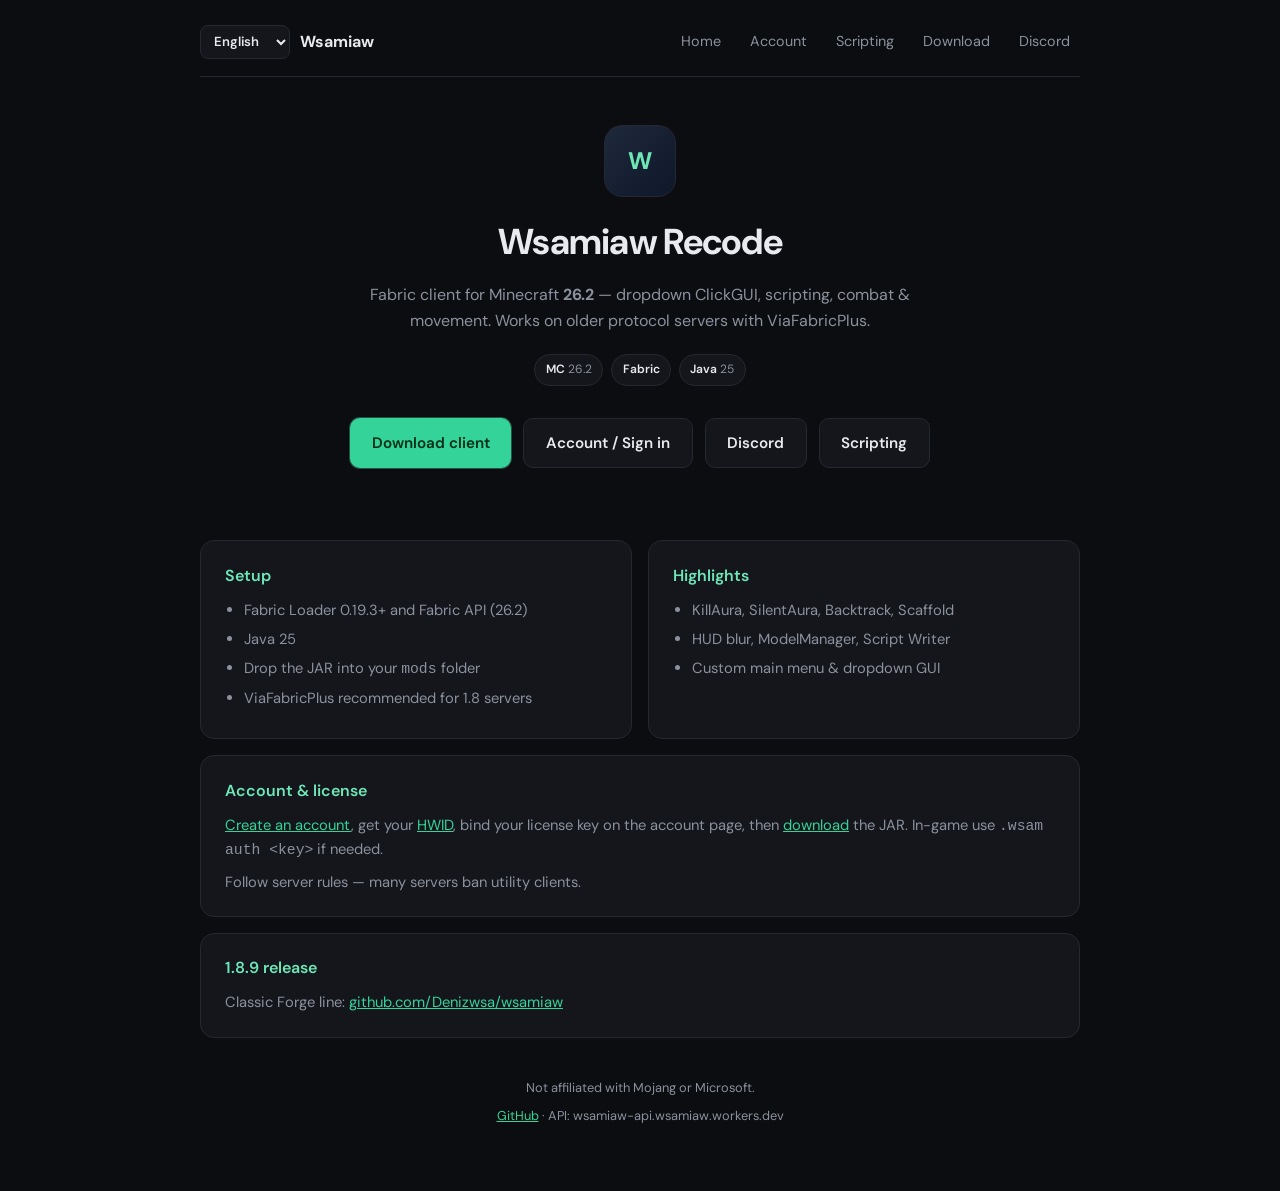
<file: index.html>
<!DOCTYPE html>
<html lang="en">
<head>
  <meta charset="utf-8"/>
  <meta name="viewport" content="width=device-width, initial-scale=1"/>
  <meta name="description" content="" data-i18n="meta_description"/>
  <title>Wsamiaw Recode</title>
  <link rel="preconnect" href="https://fonts.googleapis.com"/>
  <link rel="preconnect" href="https://fonts.gstatic.com" crossorigin/>
  <link href="https://fonts.googleapis.com/css2?family=DM+Sans:ital,opsz,wght@0,9..40,400;0,9..40,500;0,9..40,600;0,9..40,700&display=swap" rel="stylesheet"/>
  <link rel="stylesheet" href="site.css"/>
  <script src="site-config.js"></script>
  <script src="i18n.js" defer></script>
</head>
<body data-page-title-key="page_title_home">
  <div class="wrap">
    <nav class="nav">
      <div class="nav-left">
        <select id="lang-select" class="lang-select" aria-label="Language">
          <option value="en">English</option>
          <option value="tr">Türkçe</option>
          <option value="es">Español</option>
          <option value="zh">中文</option>
        </select>
        <a class="nav-brand" href="index.html">Wsamiaw</a>
      </div>
      <div class="nav-links">
        <a href="index.html" data-i18n="nav_home">Home</a>
        <a href="account.html" data-i18n="nav_account">Account</a>
        <a href="scripting.html" data-i18n="nav_scripting">Scripting</a>
        <a href="download.html" data-i18n="nav_download">Download</a>
        <a id="nav-discord" href="#" rel="noopener">Discord</a>
      </div>
    </nav>

    <header class="hero">
      <div class="logo" aria-hidden="true">W</div>
      <h1>Wsamiaw Recode</h1>
      <p class="tagline" data-i18n-html="hero_tagline"></p>
      <div class="badges">
        <span class="badge"><strong>MC</strong> 26.2</span>
        <span class="badge"><strong>Fabric</strong></span>
        <span class="badge"><strong>Java</strong> 25</span>
      </div>
      <div class="actions">
        <a class="btn btn-primary" href="download.html" data-i18n="btn_download_client">
          Download (GitHub Releases)
        </a>
        <a class="btn btn-secondary" href="account.html" data-i18n="btn_account_login">Account / Sign in</a>
        <a class="btn btn-secondary" id="hero-discord" href="#" rel="noopener">Discord</a>
        <a class="btn btn-secondary" href="scripting.html" data-i18n="btn_scripting">Scripting</a>
      </div>
    </header>

    <div class="grid grid-2">
      <section class="panel">
        <h2 data-i18n="section_setup">Setup</h2>
        <ul>
          <li data-i18n="setup_1"></li>
          <li data-i18n="setup_2"></li>
          <li data-i18n-html="setup_3"></li>
          <li data-i18n="setup_4"></li>
        </ul>
      </section>
      <section class="panel">
        <h2 data-i18n="section_features">Highlights</h2>
        <ul>
          <li data-i18n="feat_1"></li>
          <li data-i18n="feat_2"></li>
          <li data-i18n="feat_3"></li>
        </ul>
      </section>
    </div>

    <section class="panel">
      <h2 data-i18n="section_account_license">Account & license</h2>
      <p data-i18n-html="account_license_p"></p>
      <p class="note" data-i18n="note_rules"></p>
    </section>

    <section class="panel">
      <h2 data-i18n="section_legacy">1.8.9 release</h2>
      <p data-i18n-html="legacy_p"></p>
    </section>

    <footer class="site-footer">
      <p data-i18n="footer_disclaimer"></p>
      <p style="margin-top:0.5rem">
        <a href="https://github.com/Denizwsa/wsamiaw-recode">GitHub</a>
        · API: wsamiaw-api.wsamiaw.workers.dev
      </p>
    </footer>
  </div>
  <script>
    document.getElementById("nav-discord").href = WSAMIAW_DISCORD;
    document.getElementById("hero-discord").href = WSAMIAW_DISCORD;
  </script>
</body>
</html>
</file>
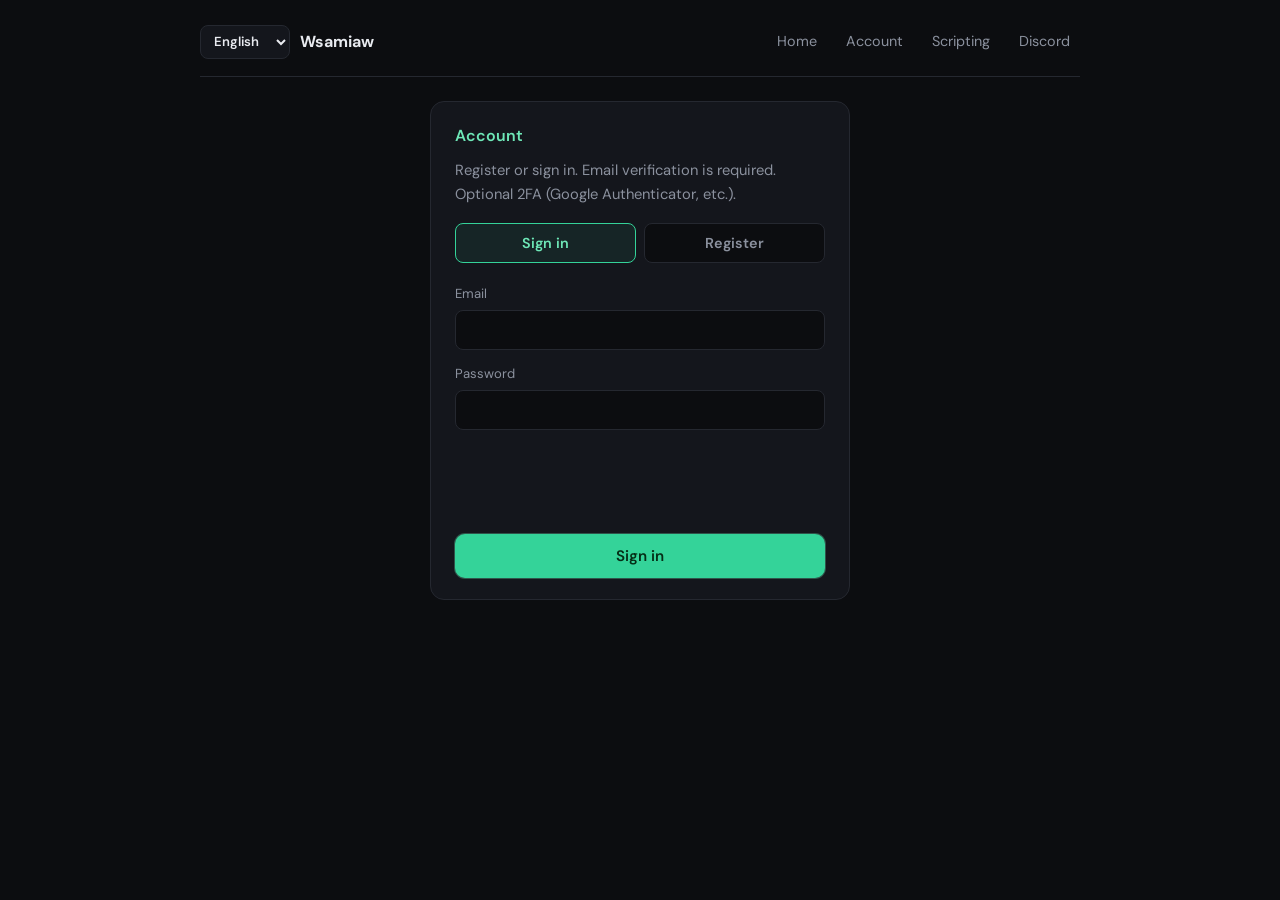
<file: account.html>
<!DOCTYPE html>
<html lang="en">
<head>
  <meta charset="utf-8"/>
  <meta name="viewport" content="width=device-width, initial-scale=1"/>
  <title>Account — Wsamiaw</title>
  <link rel="preconnect" href="https://fonts.googleapis.com"/>
  <link rel="preconnect" href="https://fonts.gstatic.com" crossorigin/>
  <link href="https://fonts.googleapis.com/css2?family=DM+Sans:ital,opsz,wght@0,9..40,400;0,9..40,600;0,9..40,700&display=swap" rel="stylesheet"/>
  <link rel="stylesheet" href="site.css"/>
  <script src="site-config.js"></script>
  <script src="i18n.js" defer></script>
  <script src="https://challenges.cloudflare.com/turnstile/v0/api.js?onload=wsamiawTurnstileOnLoad" async defer></script>
  <script src="turnstile.js" defer></script>
</head>
<body data-page-title-key="page_title_account">
  <div class="wrap">
    <nav class="nav">
      <div class="nav-left">
        <select id="lang-select" class="lang-select" aria-label="Language">
          <option value="en">English</option>
          <option value="tr">Türkçe</option>
          <option value="es">Español</option>
          <option value="zh">中文</option>
        </select>
        <a class="nav-brand" href="index.html">Wsamiaw</a>
      </div>
      <div class="nav-links">
        <a href="index.html" data-i18n="nav_home">Home</a>
        <a href="account.html" data-i18n="nav_account">Account</a>
        <a href="scripting.html" data-i18n="nav_scripting">Scripting</a>
        <a id="nav-discord" href="#" rel="noopener">Discord</a>
      </div>
    </nav>

    <div id="verify-banner" class="msg" hidden style="margin-bottom:1rem"></div>

    <div id="guest" class="account-box">
      <section class="panel">
        <h2 data-i18n="account_heading">Account</h2>
        <p style="margin-bottom:1rem" data-i18n="account_intro"></p>
        <div class="tabs">
          <button type="button" class="tab active" data-tab="login" data-i18n="tab_login">Sign in</button>
          <button type="button" class="tab" data-tab="register" data-i18n="tab_register">Register</button>
        </div>
        <form id="form-login" class="form active">
          <label><span data-i18n="label_email">Email</span>
            <input type="email" name="email" required autocomplete="email"/>
          </label>
          <label><span data-i18n="label_password">Password</span>
            <input type="password" name="password" required autocomplete="current-password"/>
          </label>
          <div id="turnstile-login" class="turnstile-wrap"></div>
          <button type="submit" class="btn btn-primary" style="width:100%" data-i18n="btn_login">Sign in</button>
        </form>
        <form id="form-2fa" class="form" hidden>
          <h3 style="font-size:1rem;margin-bottom:0.5rem" data-i18n="twofa_login_heading">Two-factor authentication</h3>
          <p data-i18n="twofa_prompt"></p>
          <label><span data-i18n="label_code">Code</span>
            <input type="text" name="code" inputmode="numeric" pattern="[0-9]*" maxlength="8" autocomplete="one-time-code"/>
          </label>
          <button type="submit" class="btn btn-primary" style="width:100%" data-i18n="btn_verify">Verify</button>
        </form>
        <form id="form-register" class="form">
          <label><span data-i18n="label_email">Email</span>
            <input type="email" name="email" required autocomplete="email"/>
          </label>
          <label><span data-i18n="label_password_min">Password (min. 8 characters)</span>
            <input type="password" name="password" required minlength="8" autocomplete="new-password"/>
          </label>
          <div id="turnstile-register" class="turnstile-wrap"></div>
          <button type="submit" class="btn btn-primary register-submit" style="width:100%" data-i18n="btn_register">Register</button>
        </form>
        <div id="register-wait" class="register-wait" hidden>
          <p>Check your email and click the verification link within <strong>2 minutes</strong>.</p>
          <p class="note">Stay on this page — you will be signed in automatically once verified.</p>
          <p class="note">If nothing arrives, check <strong>Spam</strong> / <strong>All mail</strong> (Proton may delay 1–2 min).</p>
          <p id="register-countdown" class="register-countdown"></p>
        </div>
        <form id="form-resend" class="form" style="margin-top:0.75rem">
          <p class="note" data-i18n="resend_note"></p>
          <label><span data-i18n="label_email">Email</span>
            <input type="email" name="email" autocomplete="email"/>
          </label>
          <button type="submit" class="btn btn-ghost" style="width:100%" data-i18n="btn_resend">Resend verification email</button>
        </form>
        <div id="form-msg"></div>
      </section>
    </div>

    <div id="user" class="account-box" hidden>
      <section class="panel">
        <h2 data-i18n="welcome">Welcome</h2>
        <p id="user-email" style="margin-bottom:0.5rem"></p>
        <p id="user-verified" class="note" style="margin-bottom:1rem"></p>

        <div id="twofa-nudge" class="twofa-nudge" hidden>
          <p class="twofa-nudge-title" data-i18n="twofa_nudge_title">Enable two-factor authentication</p>
          <p class="note" data-i18n="twofa_nudge_body">For your security, please turn on 2FA on your account.</p>
          <button type="button" id="twofa-nudge-btn" class="btn btn-secondary" data-i18n="btn_setup_2fa">Set up 2FA</button>
        </div>

        <div id="panel-2fa" style="margin-bottom:1.25rem;padding-top:0.5rem;border-top:1px solid var(--border, #333)">
          <h3 style="font-size:1rem;margin-bottom:0.5rem" data-i18n="twofa_heading"></h3>
          <p id="2fa-status" class="note"></p>
          <button type="button" id="btn-2fa-start" class="btn btn-secondary" hidden data-i18n="btn_setup_2fa">Set up 2FA</button>
          <div id="2fa-setup" hidden>
            <p class="note" id="2fa-setup-intro">Scan the QR code with Google Authenticator, Authy, etc.</p>
            <img id="2fa-qr-img" class="twofa-qr" width="200" height="200" alt="2FA QR code" hidden/>
            <p class="note">Or enter this key manually:</p>
            <p class="license-key" id="2fa-secret"></p>
            <p class="note"><a id="2fa-otpauth" href="#" target="_blank" rel="noopener" data-i18n="twofa_otpauth">Open in authenticator</a></p>
            <form id="form-2fa-enable" style="margin-top:0.75rem;display:flex;flex-direction:column;gap:0.75rem">
              <label><span data-i18n="label_first_code">First code</span>
                <input type="text" name="code" inputmode="numeric" maxlength="8" autocomplete="one-time-code"/>
              </label>
              <button type="submit" class="btn btn-secondary" data-i18n="btn_enable_2fa">Enable 2FA</button>
            </form>
          </div>
          <form id="form-2fa-disable" hidden style="margin-top:0.75rem;display:flex;flex-direction:column;gap:0.75rem">
            <label><span data-i18n="label_disable_code">Code to disable</span>
              <input type="text" name="code" inputmode="numeric" maxlength="8"/>
            </label>
            <button type="submit" class="btn btn-ghost" data-i18n="btn_disable_2fa">Disable 2FA</button>
          </form>
          <div id="2fa-msg"></div>
        </div>

        <div id="panel-license" style="margin-bottom:1.25rem;padding-top:0.5rem;border-top:1px solid var(--border, #333)">
          <h3 style="font-size:1rem;margin-bottom:0.5rem" data-i18n="license_heading">License & download</h3>
          <p id="license-status" class="note"></p>
          <p class="note"><a href="hwid.html" data-i18n="hwid_link">How to get your HWID</a></p>
          <form id="form-activate" style="margin-top:0.75rem;display:flex;flex-direction:column;gap:0.75rem">
            <label><span data-i18n="label_license_key">License key</span>
              <input type="text" name="key" placeholder="WSAM-...." autocomplete="off" required/>
            </label>
            <label><span data-i18n="label_hwid">HWID (32 characters)</span>
              <input type="text" name="hwid" pattern="[a-fA-F0-9]{32}" maxlength="32" autocomplete="off" required/>
            </label>
            <button type="submit" class="btn btn-secondary" data-i18n="btn_activate_license">Bind key & HWID</button>
          </form>
          <div id="license-msg"></div>
          <a id="btn-go-download" class="btn btn-primary" href="download.html" hidden style="margin-top:0.75rem;display:inline-block" data-i18n="btn_go_download">Download client</a>
        </div>
        <button type="button" id="btn-logout" class="btn btn-ghost" style="margin-top:1.25rem;width:100%" data-i18n="btn_logout">Sign out</button>
      </section>
    </div>
  </div>
  <script src="api.js"></script>
  <script>
    document.getElementById("nav-discord").href = WSAMIAW_DISCORD;

    function captchaToken(kind) {
      if (!window.wsamiawTurnstile || !wsamiawTurnstile.isReady()) {
        return { ok: false, msg: t("err_captcha_setup") };
      }
      const token = wsamiawTurnstile.tokenFor(kind);
      if (!token) return { ok: false, msg: t("err_captcha") };
      return { ok: true, token };
    }
    const tabs = document.querySelectorAll(".tab");
    const formLogin = document.getElementById("form-login");
    const form2fa = document.getElementById("form-2fa");
    const formRegister = document.getElementById("form-register");
    const formResend = document.getElementById("form-resend");
    const formMsg = document.getElementById("form-msg");
    const guest = document.getElementById("guest");
    const userPanel = document.getElementById("user");
    const verifyBanner = document.getElementById("verify-banner");

    let pending2faToken = null;
    let pending2faEmail = null;
    let registerPollTimer = null;

    function stopRegisterPoll() {
      if (registerPollTimer) {
        clearInterval(registerPollTimer);
        registerPollTimer = null;
      }
    }

    function showRegisterForm() {
      stopRegisterPoll();
      const formRegister = document.getElementById("form-register");
      formRegister.querySelectorAll("label, .register-submit, .turnstile-wrap").forEach((el) => {
        el.hidden = false;
      });
      document.getElementById("register-wait").hidden = true;
    }

    function startRegisterPoll(pollToken, expiresAt) {
      stopRegisterPoll();
      const formRegister = document.getElementById("form-register");
      const waitEl = document.getElementById("register-wait");
      const countdownEl = document.getElementById("register-countdown");
      formRegister.querySelectorAll("label, .register-submit, .turnstile-wrap").forEach((el) => {
        el.hidden = true;
      });
      waitEl.hidden = false;
      formMsg.textContent = "";
      formMsg.className = "msg";

      const tick = () => {
        const left = expiresAt - Date.now();
        if (left <= 0) {
          countdownEl.textContent = "Time expired";
          stopRegisterPoll();
          showMsg(formMsg, "Verification link expired. Register again or resend the email.", false);
          showRegisterForm();
          return;
        }
        const sec = Math.ceil(left / 1000);
        countdownEl.textContent = "Time left: " + sec + "s";
      };

      const poll = async () => {
        tick();
        const { data } = await apiPost("/register/poll", { poll_token: pollToken });
        if (data.email_verified && data.token) {
          stopRegisterPoll();
          saveSession(data.token, data.email);
          showRegisterForm();
          showUser({ email: data.email, token: data.token });
        } else if (data.error === "token_expired") {
          stopRegisterPoll();
          showRegisterForm();
          showMsg(formMsg, "Verification link expired. Register again or resend the email.", false);
        }
      };

      poll();
      registerPollTimer = setInterval(poll, 1500);
    }

    function showMsg(el, text, ok) {
      el.className = "msg " + (ok ? "ok" : "err");
      el.textContent = text;
    }

    tabs.forEach((t) => {
      t.addEventListener("click", () => {
        tabs.forEach((x) => x.classList.remove("active"));
        t.classList.add("active");
        const name = t.dataset.tab;
        formLogin.classList.toggle("active", name === "login");
        formRegister.classList.toggle("active", name === "register");
        formLogin.hidden = false;
        form2fa.hidden = true;
        formMsg.textContent = "";
        showRegisterForm();
      });
    });

    async function refreshLicense(session) {
      const statusEl = document.getElementById("license-status");
      const msgEl = document.getElementById("license-msg");
      const goDl = document.getElementById("btn-go-download");
      const formActivate = document.getElementById("form-activate");
      const { ok, data } = await apiGet("/license/me", session.token);
      if (!ok) {
        statusEl.textContent = t("license_status_error");
        goDl.hidden = true;
        return;
      }
      const active = (data.licenses || []).filter((l) => l.active);
      if (active.length === 0) {
        statusEl.textContent = t("license_none");
        goDl.hidden = true;
        formActivate.hidden = false;
        return;
      }
      const lic = active[0];
      if (data.download_ready) {
        statusEl.textContent = t("license_ready") + (lic.plan ? " (" + lic.plan + ")" : "");
        goDl.hidden = false;
        formActivate.hidden = true;
        msgEl.textContent = "";
      } else if (lic.hwid_bound) {
        statusEl.textContent = t("license_hwid_pending");
        goDl.hidden = true;
        formActivate.hidden = true;
      } else {
        statusEl.textContent = t("license_need_hwid") + (lic.plan ? " (" + lic.plan + ")" : "");
        goDl.hidden = true;
        formActivate.hidden = false;
      }
    }

    async function refreshAccount(session) {
      const { ok, data } = await apiGet("/account", session.token);
      if (!ok) {
        clearSession();
        showGuest();
        return;
      }
      document.getElementById("user-verified").textContent = data.email_verified
        ? t("verified_ok")
        : t("verified_pending");

      await refreshLicense(session);

      const status = document.getElementById("2fa-status");
      const disableForm = document.getElementById("form-2fa-disable");
      const startBtn = document.getElementById("btn-2fa-start");

      if (data.totp_enabled) {
        status.textContent = t("twofa_on");
        reset2faSetup();
        disableForm.hidden = false;
        startBtn.hidden = true;
        document.getElementById("twofa-nudge").hidden = true;
      } else {
        status.textContent = t("twofa_off");
        disableForm.hidden = true;
        startBtn.hidden = false;
        reset2faSetup();
        document.getElementById("twofa-nudge").hidden = false;
      }
    }

    function showLogin2faStep() {
      tabs.forEach((x) => x.classList.remove("active"));
      document.querySelector('.tab[data-tab="login"]')?.classList.add("active");
      formRegister.classList.remove("active");
      formRegister.hidden = true;
      formResend.hidden = true;
      formLogin.hidden = true;
      formLogin.classList.remove("active");
      form2fa.hidden = false;
      form2fa.classList.add("active");
    }

    function resetGuestForms() {
      form2fa.hidden = true;
      form2fa.classList.remove("active");
      formLogin.hidden = false;
      formLogin.classList.add("active");
      formRegister.hidden = false;
      formResend.hidden = false;
      pending2faToken = null;
      pending2faEmail = null;
    }

    function reset2faSetup() {
      const setup = document.getElementById("2fa-setup");
      setup.hidden = true;
      document.getElementById("2fa-secret").textContent = "";
      const img = document.getElementById("2fa-qr-img");
      img.hidden = true;
      img.removeAttribute("src");
    }

    function render2faQr(otpauthUrl) {
      if (!otpauthUrl) return;
      const img = document.getElementById("2fa-qr-img");
      img.src =
        "https://api.qrserver.com/v1/create-qr-code/?size=200x200&margin=8&data=" +
        encodeURIComponent(otpauthUrl);
      img.hidden = false;
    }

    function showUser(session) {
      guest.hidden = true;
      userPanel.hidden = false;
      document.getElementById("user-email").textContent = session.email;
      refreshAccount(session);
    }

    function showGuest() {
      guest.hidden = false;
      userPanel.hidden = true;
      resetGuestForms();
    }

    async function tryVerifyEmailFromUrl() {
      const params = new URLSearchParams(location.search);
      const token = params.get("verify");
      if (!token) return;
      const { ok, data } = await apiPost("/verify-email", { token });
      verifyBanner.hidden = false;
      if (ok) {
        showMsg(verifyBanner, t("verify_email_ok"), true);
      } else {
        const err = data.error === "token_expired" ? t("verify_email_expired") : t("verify_email_fail");
        showMsg(verifyBanner, err, false);
      }
      history.replaceState({}, "", "account.html");
    }

    document.addEventListener("DOMContentLoaded", () => {
      tryVerifyEmailFromUrl();
      const existing = getSession();
      if (existing) showUser(existing);
    });

    formLogin.addEventListener("submit", async (e) => {
      e.preventDefault();
      formMsg.textContent = "";
      const cap = captchaToken("login");
      if (!cap.ok) {
        showMsg(formMsg, cap.msg, false);
        return;
      }
      const fd = new FormData(formLogin);
      const { ok, data } = await apiPost("/login", {
        email: fd.get("email"),
        password: fd.get("password"),
        turnstile_token: cap.token,
      });
      if (!ok) {
        wsamiawTurnstile.resetFor("login");
        if (data.error === "captcha_failed") {
          showMsg(formMsg, t("err_captcha"), false);
          return;
        }
        if (data.error === "email_not_verified") {
          showMsg(formMsg, t("err_verify_first"), false);
          return;
        }
        showMsg(
          formMsg,
          data.error === "invalid_credentials" ? t("err_invalid_credentials") : (data.error || t("err_login")),
          false
        );
        return;
      }
      if (data.requires_2fa) {
        pending2faToken = data.pending_token;
        pending2faEmail = data.email;
        showLogin2faStep();
        showMsg(formMsg, t("twofa_required"), true);
        form2fa.querySelector('input[name="code"]')?.focus();
        return;
      }
      saveSession(data.token, data.email);
      showUser({ email: data.email, token: data.token });
    });

    form2fa.addEventListener("submit", async (e) => {
      e.preventDefault();
      if (!pending2faToken) return;
      const code = new FormData(form2fa).get("code");
      const { ok, data } = await apiPost("/login/2fa", {
        pending_token: pending2faToken,
        code: String(code || "").replace(/\s/g, ""),
      });
      if (!ok) {
        showMsg(formMsg, data.error === "invalid_2fa" ? t("err_invalid_2fa") : t("err_verify_fail"), false);
        return;
      }
      saveSession(data.token, data.email);
      resetGuestForms();
      showUser({ email: data.email, token: data.token });
    });

    document.getElementById("twofa-nudge-btn").addEventListener("click", () => {
      document.getElementById("panel-2fa")?.scrollIntoView({ behavior: "smooth", block: "start" });
      document.getElementById("btn-2fa-start")?.click();
    });

    formRegister.addEventListener("submit", async (e) => {
      e.preventDefault();
      formMsg.textContent = "";
      const cap = captchaToken("register");
      if (!cap.ok) {
        showMsg(formMsg, cap.msg, false);
        return;
      }
      const fd = new FormData(formRegister);
      const { ok, data } = await apiPost("/register", {
        email: fd.get("email"),
        password: fd.get("password"),
        turnstile_token: cap.token,
      });
      if (!ok) {
        wsamiawTurnstile.resetFor("register");
        if (data.error === "captcha_failed") {
          showMsg(formMsg, t("err_captcha"), false);
          return;
        }
        let msg = t("err_register");
        if (data.error === "email_taken") msg = t("err_email_taken");
        if (data.error === "invalid_input") msg = t("err_invalid_input");
        showMsg(formMsg, msg, false);
        return;
      }
      let msg = data.message || t("register_ok");
      if (data.email_sent === false) {
        msg = t("register_no_email");
        if (data.email_error === "mail_not_configured") msg += " " + t("mail_not_configured");
        else if (data.email_error === "resend_domain_required") msg = t("resend_domain_required");
      }
      if (data.verify_url) {
        formMsg.innerHTML = "";
        const p = document.createElement("p");
        p.className = "msg ok";
        p.textContent = msg;
        formMsg.appendChild(p);
        const a = document.createElement("a");
        a.href = data.verify_url;
        a.textContent = t("verify_link_label");
        a.className = "btn btn-secondary";
        a.style.marginTop = "0.75rem";
        a.style.display = "inline-block";
        formMsg.appendChild(a);
        if (data.poll_token && data.verify_expires_at) {
          startRegisterPoll(data.poll_token, data.verify_expires_at);
        }
        return;
      }
      if (data.poll_token && data.verify_expires_at) {
        startRegisterPoll(data.poll_token, data.verify_expires_at);
        return;
      }
      showMsg(formMsg, msg, true);
    });

    formResend.addEventListener("submit", async (e) => {
      e.preventDefault();
      const email = new FormData(formResend).get("email");
      const { ok, data } = await apiPost("/resend-verification", { email });
      if (!ok) {
        showMsg(formMsg, data.error === "not_found" ? t("err_not_found") : t("err_resend"), false);
        return;
      }
      let msg = data.already_verified ? t("already_verified") : t("resend_ok");
      if (data.sent === false) msg = t("resend_no_email");
      if (data.poll_token && data.verify_expires_at) {
        tabs.forEach((x) => x.classList.remove("active"));
        document.querySelector('.tab[data-tab="register"]')?.classList.add("active");
        formLogin.classList.remove("active");
        formRegister.classList.add("active");
        startRegisterPoll(data.poll_token, data.verify_expires_at);
        return;
      }
      if (data.verify_url) {
        formMsg.innerHTML = "";
        const p = document.createElement("p");
        p.className = "msg ok";
        p.textContent = msg;
        formMsg.appendChild(p);
        const a = document.createElement("a");
        a.href = data.verify_url;
        a.textContent = t("verify_link_label");
        a.className = "btn btn-secondary";
        a.style.marginTop = "0.75rem";
        a.style.display = "inline-block";
        formMsg.appendChild(a);
        return;
      }
      showMsg(formMsg, msg, true);
    });

    document.getElementById("btn-logout").addEventListener("click", async () => {
      const session = getSession();
      if (session) await apiPost("/logout", {}, session.token);
      clearSession();
      showGuest();
    });

    document.getElementById("btn-2fa-start").addEventListener("click", async () => {
      const session = getSession();
      if (!session) return;
      const msgEl = document.getElementById("2fa-msg");
      const startBtn = document.getElementById("btn-2fa-start");
      startBtn.disabled = true;
      showMsg(msgEl, "Loading…", true);
      const { ok, data } = await apiPost("/2fa/setup", {}, session.token);
      startBtn.disabled = false;
      if (!ok || !data.secret || !data.otpauth) {
        showMsg(msgEl, t("err_2fa_setup"), false);
        return;
      }
      document.getElementById("2fa-secret").textContent = data.secret;
      const link = document.getElementById("2fa-otpauth");
      link.href = data.otpauth;
      link.textContent = t("open_authenticator");
      render2faQr(data.otpauth);
      document.getElementById("2fa-setup").hidden = false;
      startBtn.hidden = true;
      showMsg(msgEl, t("twofa_setup_ok"), true);
    });

    document.getElementById("form-2fa-enable").addEventListener("submit", async (e) => {
      e.preventDefault();
      const session = getSession();
      if (!session) return;
      const code = new FormData(e.target).get("code");
      const msgEl = document.getElementById("2fa-msg");
      const { ok } = await apiPost("/2fa/enable", { code: String(code || "").replace(/\s/g, "") }, session.token);
      if (!ok) {
        showMsg(msgEl, t("err_invalid_2fa"), false);
        return;
      }
      showMsg(msgEl, t("twofa_enabled"), true);
      refreshAccount(session);
    });

    document.getElementById("form-2fa-disable").addEventListener("submit", async (e) => {
      e.preventDefault();
      const session = getSession();
      if (!session) return;
      const code = new FormData(e.target).get("code");
      const msgEl = document.getElementById("2fa-msg");
      const { ok } = await apiPost("/2fa/disable", { code: String(code || "").replace(/\s/g, "") }, session.token);
      if (!ok) {
        showMsg(msgEl, t("err_invalid_2fa"), false);
        return;
      }
      showMsg(msgEl, t("twofa_disabled"), true);
      refreshAccount(session);
    });

    document.getElementById("form-activate").addEventListener("submit", async (e) => {
      e.preventDefault();
      const session = getSession();
      if (!session) return;
      const msgEl = document.getElementById("license-msg");
      const fd = new FormData(e.target);
      const key = String(fd.get("key") || "").trim();
      const hwid = String(fd.get("hwid") || "").trim().toLowerCase();
      if (!/^[a-f0-9]{32}$/.test(hwid)) {
        showMsg(msgEl, t("err_hwid_format"), false);
        return;
      }
      const { ok, data } = await apiPost("/license/activate", { key, hwid }, session.token);
      if (!ok) {
        let msg = t("license_activate_fail");
        if (data.error === "invalid_key") msg = t("license_invalid_key");
        if (data.error === "hwid_mismatch") msg = t("license_hwid_mismatch");
        if (data.error === "expired") msg = t("license_expired");
        if (data.error === "revoked") msg = t("license_revoked");
        showMsg(msgEl, msg, false);
        return;
      }
      showMsg(msgEl, t("license_activate_ok"), true);
      refreshLicense(session);
    });

    document.getElementById("lang-select").addEventListener("change", () => {
      const session = getSession();
      if (session) refreshAccount(session);
    });
  </script>
</body>
</html>
</file>
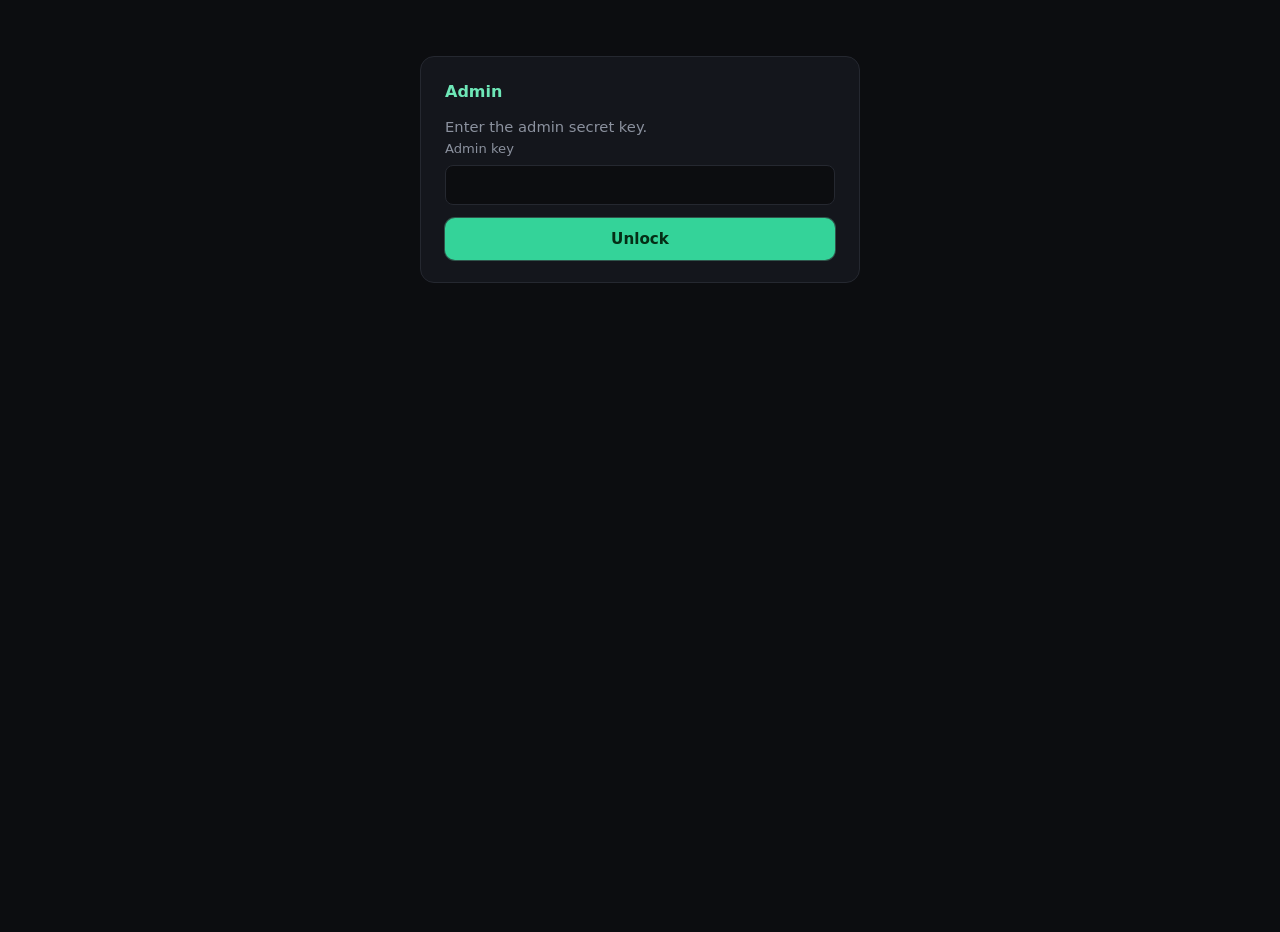
<file: admin.html>
<!DOCTYPE html>
<html lang="en">
<head>
  <meta charset="utf-8"/>
  <meta name="viewport" content="width=device-width, initial-scale=1"/>
  <title>Admin — Wsamiaw</title>
  <link rel="stylesheet" href="site.css"/>
  <script src="site-config.js"></script>
</head>
<body class="admin-body">
  <div class="wrap admin-gate-wrap" id="gate">
    <section class="panel">
      <h2>Admin</h2>
      <p class="note">Enter the admin secret key.</p>
      <form id="form-admin-login" class="form active" style="max-width:420px">
        <label>Admin key
          <input type="password" name="key" autocomplete="off" required minlength="16"/>
        </label>
        <button type="submit" class="btn btn-primary">Unlock</button>
      </form>
      <div id="gate-msg" class="msg" hidden></div>
    </section>
  </div>

  <div class="admin-shell" id="dashboard" hidden>
    <aside class="admin-sidebar">
      <div class="admin-sidebar-brand">Wsamiaw Admin</div>
      <nav class="admin-nav">
        <button type="button" class="admin-nav-item active" data-tab="overview">Overview</button>
        <button type="button" class="admin-nav-item" data-tab="users">Users</button>
        <button type="button" class="admin-nav-item" data-tab="licenses">Licenses</button>
        <button type="button" class="admin-nav-item" data-tab="tools">Tools</button>
        <button type="button" class="admin-nav-item" data-tab="events">Auth log</button>
      </nav>
      <div class="admin-sidebar-foot">
        <button type="button" class="btn btn-ghost" id="btn-refresh" style="width:100%">Refresh</button>
        <button type="button" class="btn btn-ghost" id="btn-admin-logout" style="width:100%;margin-top:0.5rem">Lock</button>
      </div>
    </aside>

    <main class="admin-main">
      <section class="panel admin-tab-panel active" data-panel="overview">
        <h2>Overview</h2>
        <div class="admin-stats" id="stats"></div>
      </section>

      <section class="panel admin-tab-panel" data-panel="users" hidden>
        <h2>Users</h2>
        <p class="note">Delete removes the account and all licenses for that user.</p>
        <div class="data-table-wrap">
          <table class="data-table" id="users-table">
            <thead>
              <tr><th>ID</th><th>Email</th><th>Verified</th><th>2FA</th><th>Created</th><th></th></tr>
            </thead>
            <tbody></tbody>
          </table>
        </div>
      </section>

      <section class="panel admin-tab-panel" data-panel="licenses" hidden>
        <h2>Licenses</h2>
        <div class="data-table-wrap">
          <table class="data-table" id="licenses-table">
            <thead>
              <tr>
                <th>Key</th><th>Email</th><th>Plan</th><th>HWID</th><th>Active</th><th>Actions</th>
              </tr>
            </thead>
            <tbody></tbody>
          </table>
        </div>
      </section>

      <section class="panel admin-tab-panel" data-panel="tools" hidden>
        <h2>Create license</h2>
        <form id="form-create-license" class="form active admin-form-grid">
          <label>User email
            <input type="email" name="email" required placeholder="buyer@email.com"/>
          </label>
          <label>Plan
            <input type="text" name="plan" value="lifetime"/>
          </label>
          <label>Custom key (optional)
            <input type="text" name="key" placeholder="auto-generated"/>
          </label>
          <label>Expires (ms, optional)
            <input type="text" name="expires_at" placeholder="empty = never"/>
          </label>
          <button type="submit" class="btn btn-secondary admin-form-span">Create license</button>
        </form>
        <div id="create-msg"></div>

        <h2 style="margin-top:1.5rem">Verify user (no email)</h2>
        <form id="form-verify-user" class="form active admin-inline-form">
          <label>Email
            <input type="email" name="email" required/>
          </label>
          <button type="submit" class="btn btn-secondary">Mark verified</button>
        </form>
        <div id="verify-user-msg"></div>
      </section>

      <section class="panel admin-tab-panel" data-panel="events" hidden>
        <h2>Auth log</h2>
        <p class="note">Register, login, logout, 2FA, admin actions. New events appear after deploy.</p>
        <div class="data-table-wrap">
          <table class="data-table" id="events-table">
            <thead>
              <tr><th>Time</th><th>Event</th><th>Email</th><th>User</th><th>IP</th><th>Detail</th></tr>
            </thead>
            <tbody></tbody>
          </table>
        </div>
      </section>
    </main>
  </div>

  <script src="api.js"></script>
  <script>
    const gate = document.getElementById("gate");
    const dashboard = document.getElementById("dashboard");
    const gateMsg = document.getElementById("gate-msg");
    let activeTab = "overview";

    function showMsg(el, text, ok) {
      el.hidden = false;
      el.className = "msg " + (ok ? "ok" : "err");
      el.textContent = text;
    }

    function fmtDate(ms) {
      if (!ms) return "—";
      try {
        return new Date(ms).toLocaleString();
      } catch {
        return String(ms);
      }
    }

    function shortHwid(h) {
      if (!h) return "—";
      return h.length > 12 ? h.slice(0, 8) + "…" : h;
    }

    function esc(s) {
      return String(s ?? "")
        .replace(/&/g, "&amp;")
        .replace(/</g, "&lt;")
        .replace(/"/g, "&quot;");
    }

    function setTab(name) {
      activeTab = name;
      document.querySelectorAll(".admin-nav-item").forEach((b) => {
        b.classList.toggle("active", b.dataset.tab === name);
      });
      document.querySelectorAll(".admin-tab-panel").forEach((p) => {
        const on = p.dataset.panel === name;
        p.hidden = !on;
        p.classList.toggle("active", on);
      });
    }

    document.querySelectorAll(".admin-nav-item").forEach((btn) => {
      btn.addEventListener("click", () => setTab(btn.dataset.tab));
    });

    async function loadOverview() {
      const ov = await adminGet("/admin/overview");
      if (!ov.ok) throw new Error("overview");
      document.getElementById("stats").innerHTML = [
        ["Users", ov.data.users],
        ["Verified", ov.data.users_verified],
        ["Licenses", ov.data.licenses],
        ["Active licenses", ov.data.licenses_active],
        ["Log entries", ov.data.events ?? 0],
      ]
        .map(
          ([k, v]) =>
            `<div class="admin-stat"><div class="note">${k}</div><div style="font-size:1.4rem;font-weight:700">${v}</div></div>`
        )
        .join("");
    }

    async function loadUsers() {
      const u = await adminGet("/admin/users");
      const utb = document.querySelector("#users-table tbody");
      utb.innerHTML = (u.data.users || [])
        .map(
          (row) =>
            `<tr>
              <td>${row.id}</td>
              <td>${esc(row.email)}</td>
              <td>${row.email_verified ? "yes" : "no"}</td>
              <td>${row.totp_enabled ? "yes" : "no"}</td>
              <td>${fmtDate(row.created_at)}</td>
              <td><button type="button" class="btn btn-ghost btn-sm btn-danger" data-del-user="${esc(row.email)}">Delete</button></td>
            </tr>`
        )
        .join("");
      utb.querySelectorAll("[data-del-user]").forEach((btn) => {
        btn.addEventListener("click", async () => {
          const email = btn.getAttribute("data-del-user");
          if (!confirm("Delete user " + email + " and all their licenses?")) return;
          const r = await adminPost("/admin/users/delete", { email });
          if (r.ok) loadAll();
          else alert(r.data.error || "Failed");
        });
      });
    }

    async function loadLicenses() {
      const l = await adminGet("/admin/licenses");
      const ltb = document.querySelector("#licenses-table tbody");
      ltb.innerHTML = (l.data.licenses || [])
        .map((row) => {
          const keyEsc = esc(row.key);
          const actions = [];
          if (row.revoked) {
            actions.push(`<button type="button" class="btn btn-ghost btn-sm" data-act="unrevoke" data-key="${keyEsc}">Unrevoke</button>`);
          } else {
            actions.push(`<button type="button" class="btn btn-ghost btn-sm" data-act="revoke" data-key="${keyEsc}">Revoke</button>`);
          }
          actions.push(`<button type="button" class="btn btn-ghost btn-sm" data-act="clear_hwid" data-key="${keyEsc}">Clear HWID</button>`);
          actions.push(`<button type="button" class="btn btn-ghost btn-sm btn-danger" data-act="delete" data-key="${keyEsc}">Delete key</button>`);
          return `<tr>
            <td class="license-key" style="font-size:0.75rem">${keyEsc}</td>
            <td>${esc(row.email || row.user_id)}</td>
            <td>${esc(row.plan)}</td>
            <td title="${esc(row.hwid || "")}">${shortHwid(row.hwid)}</td>
            <td>${row.active && !row.revoked ? "yes" : "no"}</td>
            <td style="white-space:nowrap">${actions.join(" ")}</td>
          </tr>`;
        })
        .join("");

      ltb.querySelectorAll("button[data-act]").forEach((btn) => {
        btn.addEventListener("click", async () => {
          const key = btn.getAttribute("data-key");
          const act = btn.dataset.act;
          if (act === "delete") {
            if (!confirm("Delete license key " + key + "?")) return;
            const r = await adminPost("/admin/licenses/delete", { key });
            if (r.ok) loadAll();
            else alert(r.data.error || "Failed");
            return;
          }
          let body = { key };
          if (act === "revoke") body.revoked = true;
          if (act === "unrevoke") body.revoked = false;
          if (act === "clear_hwid") {
            if (!confirm("Clear HWID for " + key + "?")) return;
            body.clear_hwid = true;
          }
          const r = await adminPost("/admin/licenses/update", body);
          if (r.ok) loadAll();
        });
      });
    }

    async function loadEvents() {
      const e = await adminGet("/admin/events?limit=300");
      const etb = document.querySelector("#events-table tbody");
      etb.innerHTML = (e.data.events || [])
        .map(
          (row) =>
            `<tr>
              <td>${fmtDate(row.created_at)}</td>
              <td>${esc(row.event)}</td>
              <td>${esc(row.email)}</td>
              <td>${row.user_id ?? "—"}</td>
              <td>${esc(row.ip)}</td>
              <td>${esc(row.detail)}</td>
            </tr>`
        )
        .join("");
    }

    async function loadAll() {
      await Promise.all([loadOverview(), loadUsers(), loadLicenses(), loadEvents()]);
    }

    function showDashboard() {
      gate.hidden = true;
      dashboard.hidden = false;
      setTab(activeTab);
      loadAll().catch(() => {
        clearAdminKey();
        gate.hidden = false;
        dashboard.hidden = true;
        showMsg(gateMsg, "Session invalid — enter key again.", false);
      });
    }

    document.getElementById("form-admin-login").addEventListener("submit", async (e) => {
      e.preventDefault();
      saveAdminKey(String(new FormData(e.target).get("key") || "").trim());
      const ping = await adminGet("/admin/ping");
      if (!ping.ok) {
        clearAdminKey();
        showMsg(gateMsg, "Invalid admin key.", false);
        return;
      }
      gateMsg.hidden = true;
      showDashboard();
    });

    document.getElementById("btn-admin-logout").addEventListener("click", () => {
      clearAdminKey();
      dashboard.hidden = true;
      gate.hidden = false;
    });

    document.getElementById("btn-refresh").addEventListener("click", () => loadAll());

    document.getElementById("form-verify-user").addEventListener("submit", async (e) => {
      e.preventDefault();
      const email = new FormData(e.target).get("email");
      const msg = document.getElementById("verify-user-msg");
      const r = await adminPost("/admin/users/verify", { email });
      if (!r.ok) showMsg(msg, r.data.error || "Failed", false);
      else {
        showMsg(msg, "Verified: " + r.data.email, true);
        loadAll();
      }
    });

    document.getElementById("form-create-license").addEventListener("submit", async (e) => {
      e.preventDefault();
      const fd = new FormData(e.target);
      const body = { email: fd.get("email"), plan: fd.get("plan") };
      const customKey = String(fd.get("key") || "").trim();
      const exp = String(fd.get("expires_at") || "").trim();
      if (customKey) body.key = customKey;
      if (exp) body.expires_at = exp;
      const msg = document.getElementById("create-msg");
      const r = await adminPost("/admin/licenses/create", body);
      if (!r.ok) showMsg(msg, r.data.error || "Failed", false);
      else {
        showMsg(msg, "Created: " + r.data.key, true);
        e.target.reset();
        e.target.querySelector("[name=plan]").value = "lifetime";
        loadAll();
      }
    });

    if (getAdminKey()) {
      adminGet("/admin/ping").then((p) => {
        if (p.ok) showDashboard();
      });
    }
  </script>
</body>
</html>
</file>
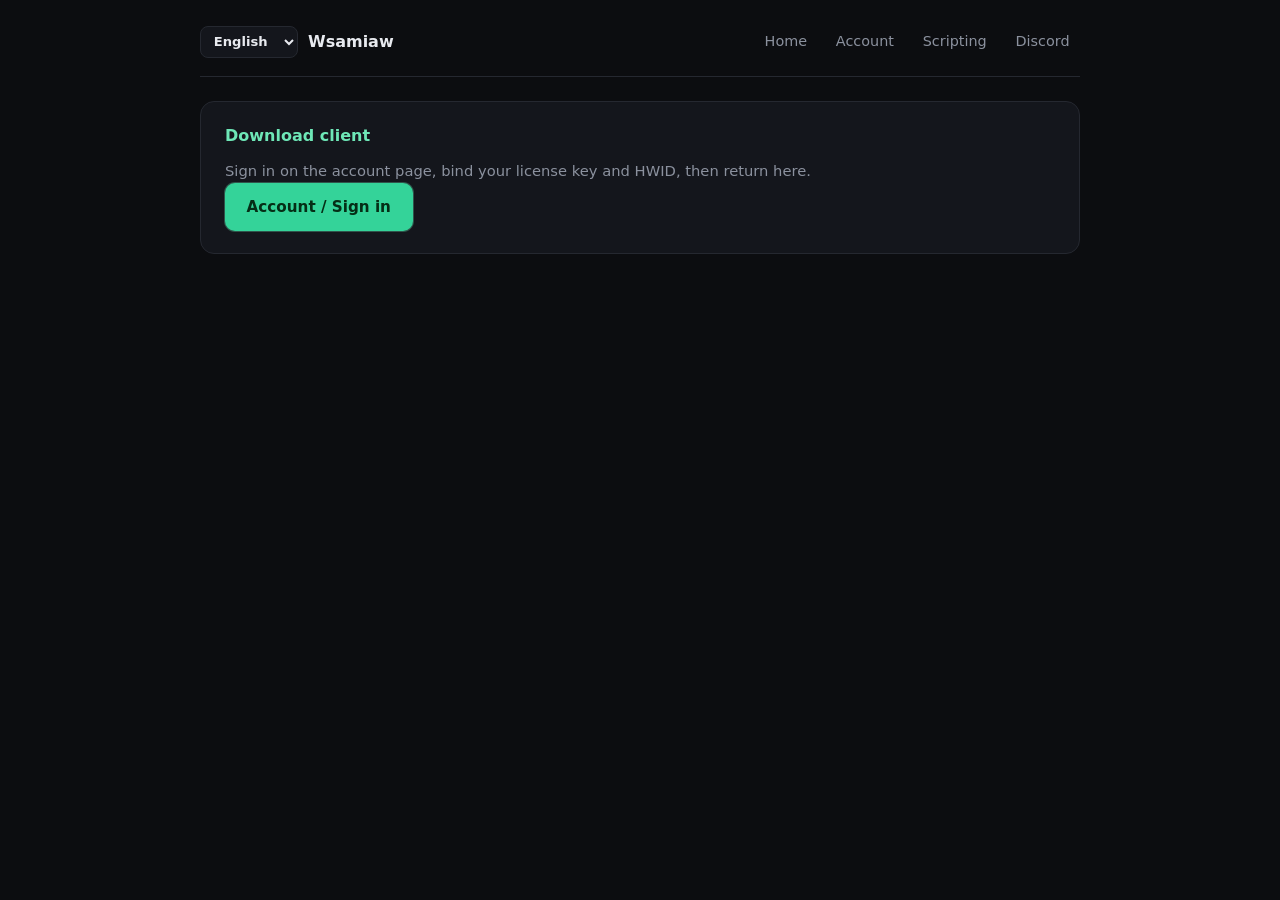
<file: download.html>
<!DOCTYPE html>
<html lang="en">
<head>
  <meta charset="utf-8"/>
  <meta name="viewport" content="width=device-width, initial-scale=1"/>
  <title>Download — Wsamiaw</title>
  <link rel="stylesheet" href="site.css"/>
  <script src="site-config.js"></script>
  <script src="i18n.js" defer></script>
</head>
<body data-page-title-key="page_title_download">
  <div class="wrap">
    <nav class="nav">
      <div class="nav-left">
        <select id="lang-select" class="lang-select" aria-label="Language">
          <option value="en">English</option>
          <option value="tr">Türkçe</option>
          <option value="es">Español</option>
          <option value="zh">中文</option>
        </select>
        <a class="nav-brand" href="index.html">Wsamiaw</a>
      </div>
      <div class="nav-links">
        <a href="index.html" data-i18n="nav_home">Home</a>
        <a href="account.html" data-i18n="nav_account">Account</a>
        <a href="scripting.html" data-i18n="nav_scripting">Scripting</a>
        <a id="nav-discord" href="#" rel="noopener">Discord</a>
      </div>
    </nav>

    <section class="panel" id="gate-msg">
      <h2 data-i18n="download_heading">Download client</h2>
      <p data-i18n="download_gate">Sign in, bind your license key and HWID on the account page first.</p>
      <a class="btn btn-primary" href="account.html" data-i18n="btn_account_login">Account / Sign in</a>
    </section>

    <section class="panel" id="download-ready" hidden>
      <h2 data-i18n="download_heading">Download client</h2>
      <p data-i18n="download_ready_text">Your license and HWID are bound. Install the JAR into your Fabric mods folder.</p>
      <a class="btn btn-primary" id="btn-jar" href="#" rel="noopener" data-i18n="btn_download_jar">Download Wsamiaw JAR</a>
      <p class="note" style="margin-top:1rem" data-i18n="download_auth_note"></p>
    </section>
  </div>
  <script src="api.js"></script>
  <script>
    document.getElementById("nav-discord").href = WSAMIAW_DISCORD;
    const session = getSession();
    const gate = document.getElementById("gate-msg");
    const ready = document.getElementById("download-ready");
    if (!session) {
      gate.hidden = false;
    } else {
      apiGet("/license/me", session.token).then(({ ok, data }) => {
        if (ok && data.download_ready) {
          gate.hidden = true;
          ready.hidden = false;
          apiGet("/download/url", session.token).then((r) => {
            if (r.ok && r.data.url) document.getElementById("btn-jar").href = r.data.url;
          });
        } else {
          gate.hidden = false;
          ready.hidden = true;
        }
      });
    }
  </script>
</body>
</html>
</file>
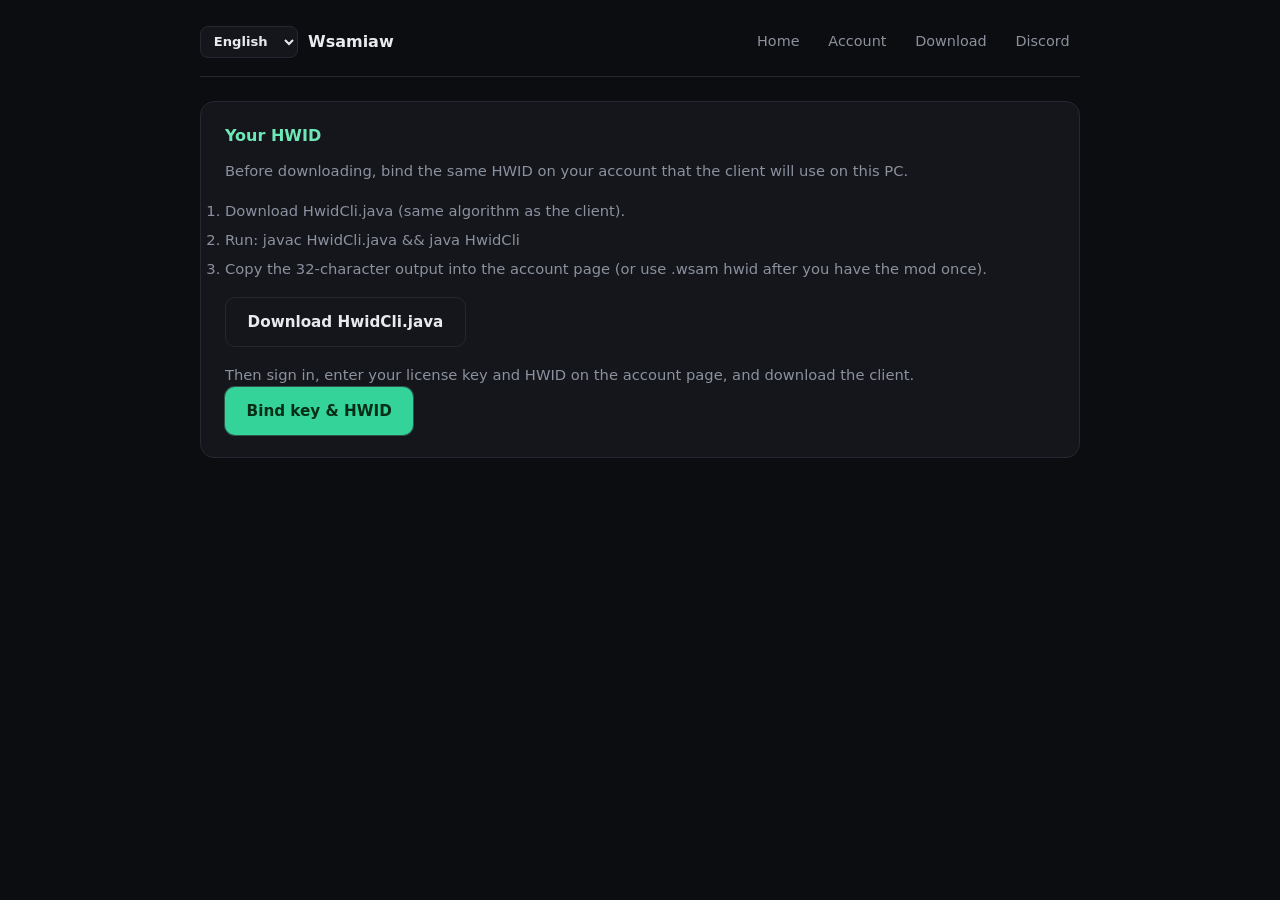
<file: hwid.html>
<!DOCTYPE html>
<html lang="en">
<head>
  <meta charset="utf-8"/>
  <meta name="viewport" content="width=device-width, initial-scale=1"/>
  <title>HWID — Wsamiaw</title>
  <link rel="stylesheet" href="site.css"/>
  <script src="site-config.js"></script>
  <script src="i18n.js" defer></script>
</head>
<body data-page-title-key="page_title_hwid">
  <div class="wrap">
    <nav class="nav">
      <div class="nav-left">
        <select id="lang-select" class="lang-select" aria-label="Language">
          <option value="en">English</option>
          <option value="tr">Türkçe</option>
          <option value="es">Español</option>
          <option value="zh">中文</option>
        </select>
        <a class="nav-brand" href="index.html">Wsamiaw</a>
      </div>
      <div class="nav-links">
        <a href="index.html" data-i18n="nav_home">Home</a>
        <a href="account.html" data-i18n="nav_account">Account</a>
        <a href="download.html" data-i18n="nav_download">Download</a>
        <a id="nav-discord" href="#" rel="noopener">Discord</a>
      </div>
    </nav>

    <section class="panel">
      <h2 data-i18n="hwid_heading">Your HWID</h2>
      <p data-i18n="hwid_intro"></p>
      <ol class="setup-list" style="margin:1rem 0">
        <li data-i18n="hwid_step1"></li>
        <li data-i18n="hwid_step2"></li>
        <li data-i18n="hwid_step3"></li>
      </ol>
      <a class="btn btn-secondary" href="hwid/HwidCli.java" download="HwidCli.java" data-i18n="btn_download_hwid_cli">Download HwidCli.java</a>
      <p class="note" style="margin-top:1rem" data-i18n="hwid_after"></p>
      <a class="btn btn-primary" href="account.html" data-i18n="btn_activate_license">Activate license on account</a>
    </section>
  </div>
  <script>
    document.getElementById("nav-discord").href = WSAMIAW_DISCORD;
  </script>
</body>
</html>
</file>
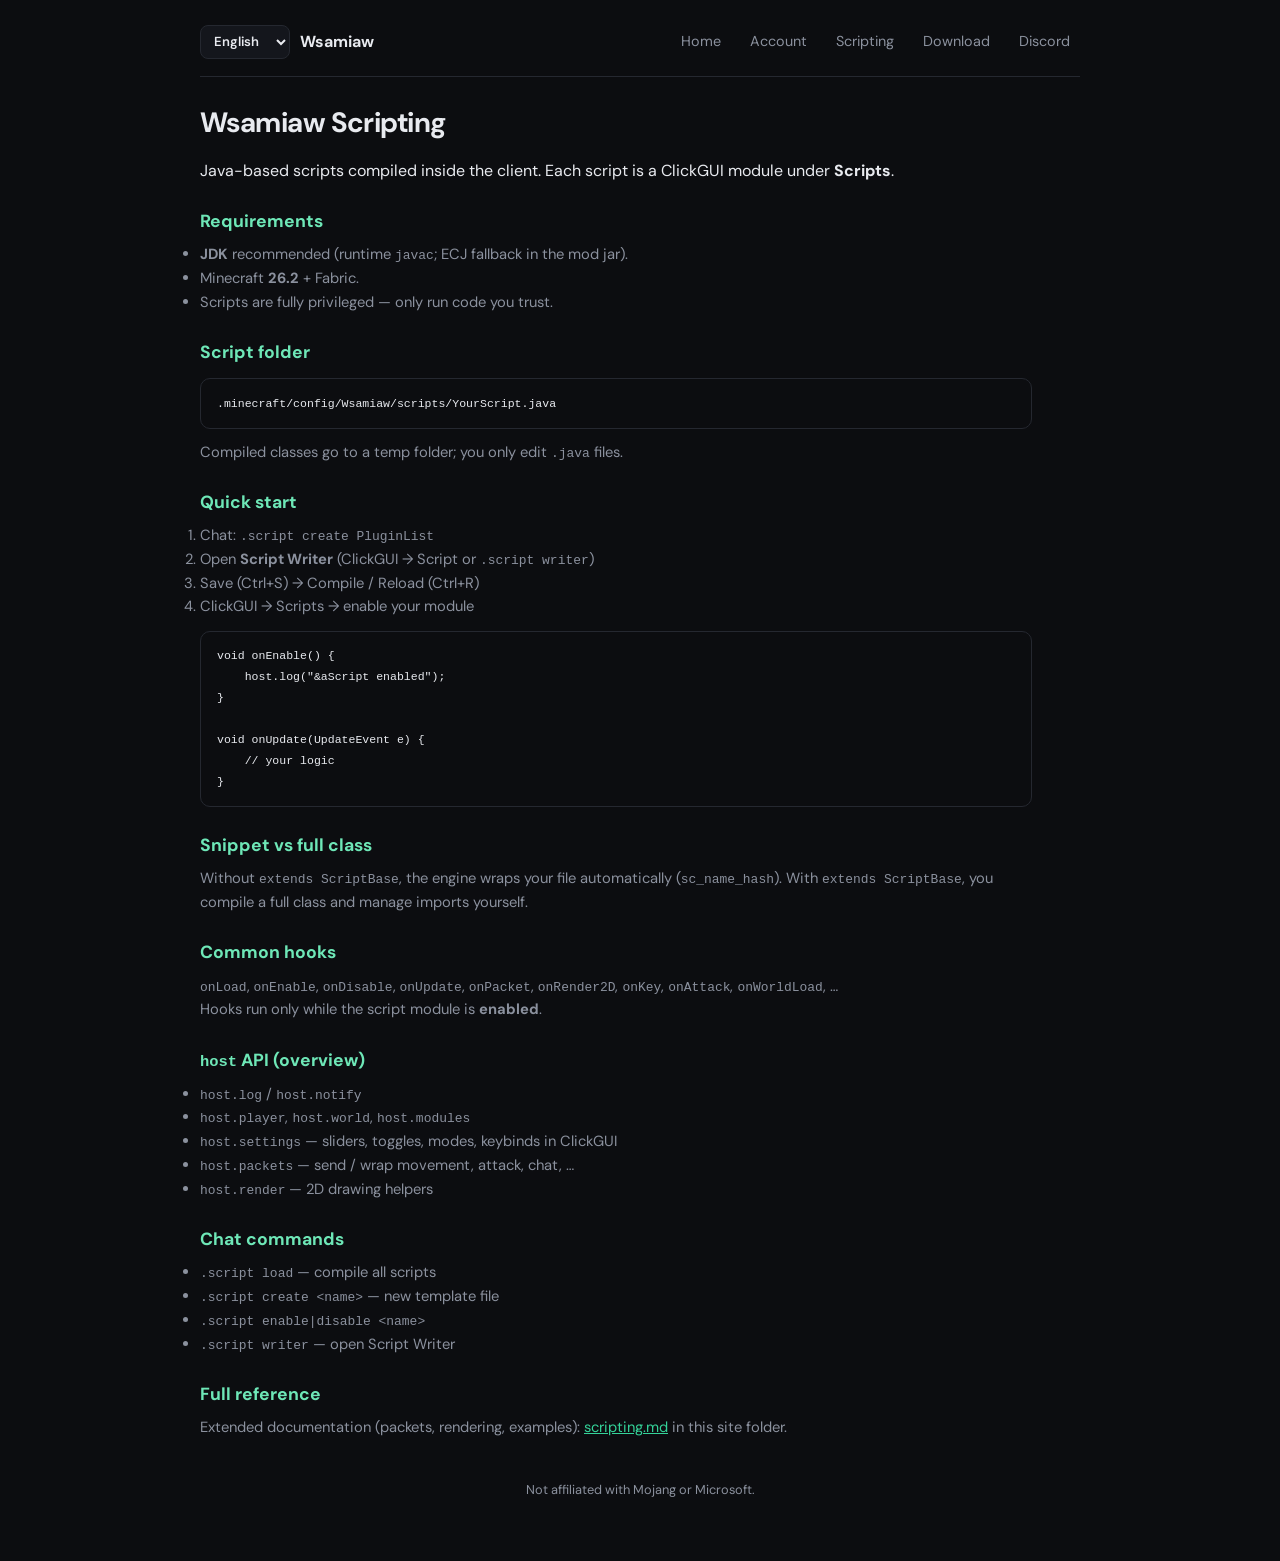
<file: scripting.html>
<!DOCTYPE html>
<html lang="en">
<head>
  <meta charset="utf-8"/>
  <meta name="viewport" content="width=device-width, initial-scale=1"/>
  <meta name="description" content="Wsamiaw in-game scripting guide — Java scripts, Script Writer, events and API."/>
  <title>Scripting — Wsamiaw</title>
  <link rel="preconnect" href="https://fonts.googleapis.com"/>
  <link rel="preconnect" href="https://fonts.gstatic.com" crossorigin/>
  <link href="https://fonts.googleapis.com/css2?family=DM+Sans:ital,opsz,wght@0,9..40,400;0,9..40,500;0,9..40,600;0,9..40,700&display=swap" rel="stylesheet"/>
  <link rel="stylesheet" href="site.css"/>
  <script src="site-config.js"></script>
  <script src="i18n.js" defer></script>
</head>
<body data-page-title-key="page_title_scripting">
  <div class="wrap">
    <nav class="nav">
      <div class="nav-left">
        <select id="lang-select" class="lang-select" aria-label="Language">
          <option value="en">English</option>
          <option value="tr">Türkçe</option>
          <option value="es">Español</option>
          <option value="zh">中文</option>
        </select>
        <a class="nav-brand" href="index.html">Wsamiaw</a>
      </div>
      <div class="nav-links">
        <a href="index.html" data-i18n="nav_home">Home</a>
        <a href="account.html" data-i18n="nav_account">Account</a>
        <a href="scripting.html" data-i18n="nav_scripting">Scripting</a>
        <a href="download.html" data-i18n="nav_download">Download</a>
        <a id="nav-discord" href="#" rel="noopener">Discord</a>
      </div>
    </nav>

    <article class="panel prose">
      <h1>Wsamiaw Scripting</h1>
      <p class="lead">
        Java-based scripts compiled inside the client. Each script is a ClickGUI module under <strong>Scripts</strong>.
      </p>

      <h2>Requirements</h2>
      <ul>
        <li><strong>JDK</strong> recommended (runtime <code>javac</code>; ECJ fallback in the mod jar).</li>
        <li>Minecraft <strong>26.2</strong> + Fabric.</li>
        <li>Scripts are fully privileged — only run code you trust.</li>
      </ul>

      <h2>Script folder</h2>
      <pre><code>.minecraft/config/Wsamiaw/scripts/YourScript.java</code></pre>
      <p>Compiled classes go to a temp folder; you only edit <code>.java</code> files.</p>

      <h2>Quick start</h2>
      <ol>
        <li>Chat: <code>.script create PluginList</code></li>
        <li>Open <strong>Script Writer</strong> (ClickGUI → Script or <code>.script writer</code>)</li>
        <li>Save (Ctrl+S) → Compile / Reload (Ctrl+R)</li>
        <li>ClickGUI → Scripts → enable your module</li>
      </ol>
      <pre><code>void onEnable() {
    host.log("&amp;aScript enabled");
}

void onUpdate(UpdateEvent e) {
    // your logic
}</code></pre>

      <h2>Snippet vs full class</h2>
      <p>
        Without <code>extends ScriptBase</code>, the engine wraps your file automatically (<code>sc_name_hash</code>).
        With <code>extends ScriptBase</code>, you compile a full class and manage imports yourself.
      </p>

      <h2>Common hooks</h2>
      <p><code>onLoad</code>, <code>onEnable</code>, <code>onDisable</code>, <code>onUpdate</code>, <code>onPacket</code>,
        <code>onRender2D</code>, <code>onKey</code>, <code>onAttack</code>, <code>onWorldLoad</code>, …</p>
      <p>Hooks run only while the script module is <strong>enabled</strong>.</p>

      <h2><code>host</code> API (overview)</h2>
      <ul>
        <li><code>host.log</code> / <code>host.notify</code></li>
        <li><code>host.player</code>, <code>host.world</code>, <code>host.modules</code></li>
        <li><code>host.settings</code> — sliders, toggles, modes, keybinds in ClickGUI</li>
        <li><code>host.packets</code> — send / wrap movement, attack, chat, …</li>
        <li><code>host.render</code> — 2D drawing helpers</li>
      </ul>

      <h2>Chat commands</h2>
      <ul>
        <li><code>.script load</code> — compile all scripts</li>
        <li><code>.script create &lt;name&gt;</code> — new template file</li>
        <li><code>.script enable|disable &lt;name&gt;</code></li>
        <li><code>.script writer</code> — open Script Writer</li>
      </ul>

      <h2>Full reference</h2>
      <p>
        Extended documentation (packets, rendering, examples):
        <a href="scripting.md">scripting.md</a> in this site folder.
      </p>
    </article>

    <footer class="site-footer">
      <p data-i18n="footer_disclaimer">Not affiliated with Mojang or Microsoft.</p>
    </footer>
  </div>
  <script>
    document.getElementById("nav-discord").href = WSAMIAW_DISCORD;
  </script>
</body>
</html>
</file>
<file: site.css>
:root {
  --bg: #0c0d10;
  --panel: #14161c;
  --border: #252830;
  --text: #e8eaef;
  --muted: #8b919e;
  --accent: #6ee7b7;
  --accent-dim: #34d399;
  --warn: #fbbf24;
  --err: #f87171;
}
* { box-sizing: border-box; margin: 0; padding: 0; }
[hidden] { display: none !important; }
body {
  font-family: "DM Sans", system-ui, sans-serif;
  background: var(--bg);
  color: var(--text);
  line-height: 1.6;
  min-height: 100vh;
}
a { color: var(--accent-dim); }
.wrap { max-width: 920px; margin: 0 auto; padding: 1.5rem 1.25rem 4rem; }
.nav {
  display: flex; flex-wrap: wrap; align-items: center; justify-content: space-between;
  gap: 0.75rem; margin-bottom: 1.5rem; padding-bottom: 1rem;
  border-bottom: 1px solid var(--border);
}
.nav-left {
  display: flex; align-items: center; gap: 0.65rem; flex-wrap: wrap;
}
.lang-select {
  font-family: inherit; font-size: 0.82rem; font-weight: 600;
  padding: 0.4rem 0.55rem; border-radius: 8px;
  border: 1px solid var(--border); background: var(--panel);
  color: var(--text); cursor: pointer; max-width: 7.5rem;
}
.lang-select:focus { outline: none; border-color: var(--accent-dim); }
.nav-brand { font-weight: 700; color: var(--text); text-decoration: none; }
.nav-links { display: flex; flex-wrap: wrap; gap: 0.5rem; align-items: center; }
.nav-links a {
  color: var(--muted); text-decoration: none; font-size: 0.9rem; padding: 0.4rem 0.65rem;
  border-radius: 8px;
}
.nav-links a:hover { color: var(--text); background: var(--panel); }
header.hero { text-align: center; padding: 1.5rem 0 2rem; }
.logo {
  width: 72px; height: 72px; margin: 0 auto 1rem;
  border-radius: 18px;
  background: linear-gradient(135deg, #1e293b, #0f172a);
  border: 1px solid var(--border);
  display: flex; align-items: center; justify-content: center;
  font-weight: 700; font-size: 1.5rem; color: var(--accent);
}
h1 { font-size: clamp(1.75rem, 4vw, 2.25rem); font-weight: 700; letter-spacing: -0.02em; }
.tagline { color: var(--muted); margin-top: 0.75rem; max-width: 36rem; margin-left: auto; margin-right: auto; }
.badges { display: flex; flex-wrap: wrap; gap: 0.5rem; justify-content: center; margin-top: 1.25rem; }
.badge {
  font-size: 0.75rem; padding: 0.35rem 0.65rem; border-radius: 999px;
  background: var(--panel); border: 1px solid var(--border); color: var(--muted);
}
.badge strong { color: var(--text); font-weight: 600; }
.actions {
  display: flex; flex-wrap: wrap; gap: 0.75rem; justify-content: center;
  margin: 2rem 0 2.5rem;
}
.btn {
  display: inline-flex; align-items: center; justify-content: center; gap: 0.4rem;
  padding: 0.75rem 1.35rem; border-radius: 10px; font-weight: 600; font-size: 0.95rem;
  text-decoration: none; border: none; cursor: pointer;
  transition: transform 0.15s, box-shadow 0.15s;
  font-family: inherit;
}
.btn:active { transform: scale(0.98); }
.btn-primary {
  background: var(--accent-dim); color: #052e16;
  box-shadow: 0 0 0 1px rgba(110, 231, 183, 0.3);
}
.btn-primary:hover { box-shadow: 0 4px 24px rgba(52, 211, 153, 0.25); }
.btn-secondary {
  background: var(--panel); color: var(--text); border: 1px solid var(--border);
}
.btn-secondary:hover { border-color: #3f4654; }
.btn-ghost { background: transparent; color: var(--muted); border: 1px solid transparent; }
section.panel {
  background: var(--panel); border: 1px solid var(--border);
  border-radius: 14px; padding: 1.35rem 1.5rem; margin-bottom: 1rem;
}
section.panel h2 { font-size: 1rem; font-weight: 600; margin-bottom: 0.65rem; color: var(--accent); }
section.panel p, section.panel li { color: var(--muted); font-size: 0.92rem; }
section.panel ul { padding-left: 1.2rem; margin-top: 0.5rem; }
section.panel li { margin-bottom: 0.35rem; }
.grid { display: grid; gap: 1rem; }
@media (min-width: 640px) { .grid-2 { grid-template-columns: 1fr 1fr; } }
footer.site-footer {
  text-align: center; margin-top: 2.5rem; font-size: 0.8rem; color: var(--muted);
}
.note { font-size: 0.85rem; color: var(--warn); margin-top: 0.5rem; }
.msg { font-size: 0.88rem; margin-top: 0.75rem; padding: 0.65rem 0.85rem; border-radius: 8px; }
.msg.err { background: rgba(248, 113, 113, 0.12); color: var(--err); }
.msg.ok { background: rgba(52, 211, 153, 0.12); color: var(--accent); }
.tabs { display: flex; gap: 0.5rem; margin-bottom: 1.25rem; }
.tab {
  flex: 1; padding: 0.65rem; border-radius: 8px; border: 1px solid var(--border);
  background: var(--bg); color: var(--muted); cursor: pointer; font-weight: 600;
  font-family: inherit; font-size: 0.9rem;
}
.tab.active { border-color: var(--accent-dim); color: var(--accent); background: rgba(52, 211, 153, 0.08); }
.form { display: none; flex-direction: column; gap: 0.85rem; }
.form.active { display: flex; }
label { font-size: 0.82rem; color: var(--muted); display: flex; flex-direction: column; gap: 0.35rem; }
input {
  padding: 0.65rem 0.75rem; border-radius: 8px; border: 1px solid var(--border);
  background: var(--bg); color: var(--text); font-size: 0.95rem;
}
input:focus { outline: none; border-color: var(--accent-dim); }
.account-box { max-width: 420px; margin: 0 auto; }
.license-key {
  font-family: ui-monospace, monospace; font-size: 0.85rem; word-break: break-all;
  padding: 0.75rem; background: var(--bg); border-radius: 8px; border: 1px dashed var(--border);
  color: var(--muted);
}
.turnstile-wrap { margin: 0.25rem 0 0.5rem; min-height: 65px; }
.admin-wrap { max-width: 960px; margin: 0 auto; }
.admin-body { margin: 0; }
.admin-gate-wrap { max-width: 480px; margin: 2rem auto; }
.admin-shell {
  display: flex;
  min-height: 100vh;
  max-width: 1200px;
  margin: 0 auto;
  gap: 0;
}
.admin-sidebar {
  width: 200px;
  flex-shrink: 0;
  background: var(--surface, #1a1a1e);
  border-right: 1px solid var(--border);
  padding: 1rem 0.75rem;
  display: flex;
  flex-direction: column;
  position: sticky;
  top: 0;
  align-self: flex-start;
  min-height: 100vh;
}
.admin-sidebar-brand {
  font-weight: 700;
  padding: 0.25rem 0.5rem 1rem;
  font-size: 0.95rem;
}
.admin-nav { display: flex; flex-direction: column; gap: 0.25rem; flex: 1; }
.admin-nav-item {
  text-align: left;
  padding: 0.55rem 0.65rem;
  border: none;
  border-radius: 8px;
  background: transparent;
  color: var(--muted);
  font-family: inherit;
  font-size: 0.88rem;
  font-weight: 600;
  cursor: pointer;
}
.admin-nav-item:hover { background: rgba(255,255,255,0.05); color: var(--text); }
.admin-nav-item.active {
  background: rgba(52, 211, 153, 0.12);
  color: var(--accent);
}
.admin-sidebar-foot { margin-top: auto; padding-top: 1rem; }
.admin-main { flex: 1; padding: 1.25rem 1rem 2rem; min-width: 0; }
.admin-tab-panel { margin: 0; }
.admin-form-grid {
  display: grid;
  grid-template-columns: 1fr 1fr;
  gap: 0.75rem;
}
.admin-form-span { grid-column: 1 / -1; }
.admin-inline-form {
  display: flex;
  flex-wrap: wrap;
  gap: 0.75rem;
  align-items: flex-end;
}
.admin-inline-form label { flex: 1; min-width: 200px; }
.btn-danger { color: #f87171 !important; border-color: rgba(248,113,113,0.35); }
.twofa-qr {
  display: block;
  margin: 0.75rem auto;
  border-radius: 10px;
  padding: 0.5rem;
  background: #fff;
  max-width: 100%;
  height: auto;
}
.twofa-nudge {
  margin-bottom: 1rem;
  padding: 1rem;
  border-radius: 10px;
  border: 1px solid rgba(251, 191, 36, 0.45);
  background: rgba(251, 191, 36, 0.08);
}
.twofa-nudge-title {
  font-weight: 600;
  margin-bottom: 0.35rem;
  color: var(--warn);
}
@media (max-width: 720px) {
  .admin-shell { flex-direction: column; }
  .admin-sidebar { width: 100%; min-height: auto; position: static; flex-direction: row; flex-wrap: wrap; align-items: center; }
  .admin-nav { flex-direction: row; flex-wrap: wrap; flex: none; width: 100%; }
  .admin-sidebar-foot { display: flex; gap: 0.5rem; width: 100%; margin-top: 0.5rem; }
  .admin-sidebar-foot button { flex: 1; margin-top: 0 !important; }
}
.admin-stats {
  display: grid;
  grid-template-columns: repeat(auto-fill, minmax(140px, 1fr));
  gap: 0.75rem;
  margin-top: 0.75rem;
}
.admin-stat {
  padding: 1rem;
  background: var(--bg);
  border: 1px solid var(--border);
  border-radius: 10px;
}
.data-table { width: 100%; border-collapse: collapse; font-size: 0.82rem; }
.data-table th, .data-table td {
  padding: 0.5rem 0.6rem;
  border-bottom: 1px solid var(--border);
  text-align: left;
  vertical-align: top;
}
.data-table th { color: var(--muted); font-weight: 600; }
.data-table-wrap { overflow-x: auto; margin-top: 0.75rem; }
.btn-sm { padding: 0.35rem 0.5rem; font-size: 0.75rem; }
.register-wait {
  padding: 1rem;
  border: 1px dashed var(--border);
  border-radius: 10px;
  margin-top: 0.5rem;
  text-align: center;
}
.register-countdown {
  font-size: 1.25rem;
  font-weight: 700;
  color: var(--accent);
  margin-top: 0.75rem;
}
.prose { max-width: 52rem; }
.prose h1 { font-size: 1.75rem; margin-bottom: 0.75rem; }
.prose h2 { font-size: 1.1rem; color: var(--accent); margin: 1.5rem 0 0.5rem; }
.prose p, .prose li { color: var(--muted); font-size: 0.92rem; }
.prose .lead { font-size: 1rem; color: var(--text); }
.prose pre {
  background: var(--bg); border: 1px solid var(--border); border-radius: 10px;
  padding: 0.85rem 1rem; overflow-x: auto; font-size: 0.82rem; margin: 0.75rem 0;
}
.prose code { font-family: ui-monospace, monospace; font-size: 0.88em; }
</file>
